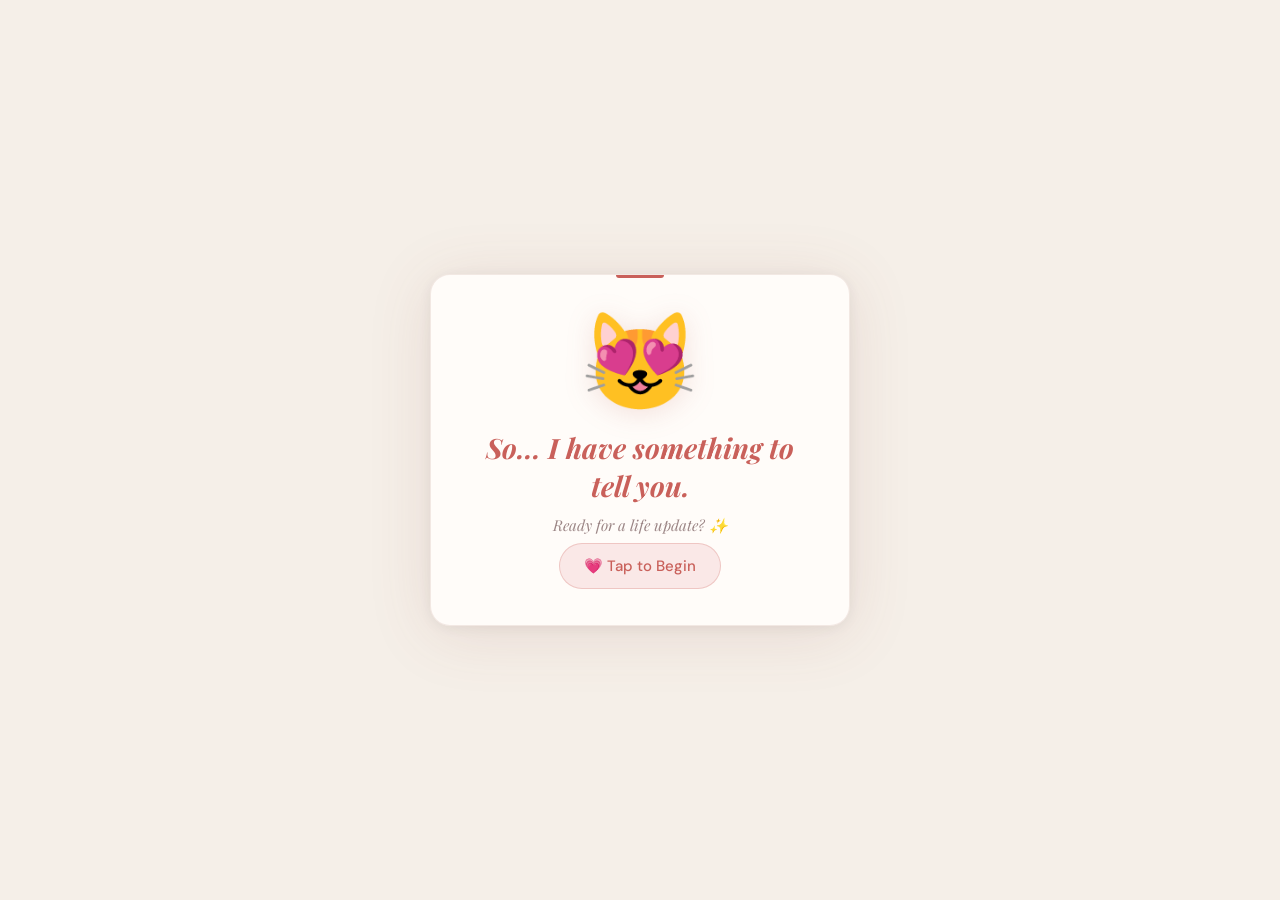
<file: index.html>
<!DOCTYPE html>
<html lang="en">
<head>
<meta charset="UTF-8"/>
<meta name="viewport" content="width=device-width, initial-scale=1.0"/>
<title>Love-Letter</title>
<link rel="preconnect" href="https://fonts.googleapis.com"/>
<link rel="preconnect" href="https://fonts.gstatic.com" crossorigin/>
<link href="https://fonts.googleapis.com/css2?family=Playfair+Display:ital,wght@0,400;0,700;1,400;1,700&family=DM+Sans:wght@300;400;500&family=Dancing+Script:wght@500;700&display=swap" rel="stylesheet"/>
<style>
*,*::before,*::after{box-sizing:border-box;margin:0;padding:0}
html,body{width:100%;height:100%;overflow:hidden;-webkit-tap-highlight-color:transparent;user-select:none}
:root{
  --bg:#F5EFE8;--card:#FFFCF9;--rose:#C9605A;--rose-light:#E8938D;--rose-pale:#FAE8E7;
  --green:#5BA05C;--green-dark:#3D7A3E;--text:#2C1F1F;--muted:#9B8585;
  --border:rgba(180,140,130,0.18);--shadow-card:0 8px 64px rgba(150,80,70,0.13),0 2px 16px rgba(0,0,0,0.07);
  --r:20px;--ff-d:'Playfair Display',Georgia,serif;--ff-b:'DM Sans','Helvetica Neue',sans-serif;--ff-s:'Dancing Script',cursive;
}
body{background:var(--bg);font-family:var(--ff-b)}
#petals{position:fixed;inset:0;pointer-events:none;z-index:0;overflow:hidden}
.p{position:absolute;animation:fp linear infinite;opacity:0}
@keyframes fp{0%{transform:translateY(-30px) rotate(0);opacity:0}10%{opacity:.5}90%{opacity:.3}100%{transform:translateY(110vh) rotate(400deg);opacity:0}}
.phase{position:fixed;inset:0;display:flex;align-items:center;justify-content:center;
  padding:20px;opacity:0;pointer-events:none;z-index:2;
  transition:opacity .4s ease,transform .4s cubic-bezier(.34,1.3,.64,1);
  transform:scale(.96) translateY(10px);overflow-y:auto}
.phase.active{opacity:1;pointer-events:all;transform:scale(1) translateY(0)}
.phase.exit{opacity:0;transform:scale(.93) translateY(-12px);pointer-events:none;transition:opacity .28s ease,transform .28s ease}
.card{background:var(--card);border-radius:var(--r);box-shadow:var(--shadow-card);
  padding:40px 36px 36px;max-width:420px;width:100%;text-align:center;
  border:1px solid var(--border);position:relative;overflow:hidden}
.card::after{content:'';position:absolute;top:0;left:50%;transform:translateX(-50%);
  width:48px;height:3px;background:var(--rose);border-radius:0 0 4px 4px}
.cat-wrap{margin-bottom:18px;display:flex;justify-content:center}
.cat{display:flex;align-items:center;justify-content:center;
  font-size:clamp(68px,17vw,96px);line-height:1;
  animation:cat-float 3.2s ease-in-out infinite;
  filter:drop-shadow(0 4px 14px rgba(180,80,70,.16))}
.cat.stare{animation:cat-stare 2.8s ease-in-out infinite}
.cat.bounce{animation:cat-bounce .65s ease-in-out infinite alternate}
@keyframes cat-float{0%,100%{transform:translateY(0)}50%{transform:translateY(-9px)}}
@keyframes cat-stare{0%,100%{transform:scale(1)}50%{transform:scale(1.07) rotate(-2deg)}}
@keyframes cat-bounce{from{transform:translateY(0)}to{transform:translateY(-15px) scale(1.04)}}
.head{font-family:var(--ff-d);font-style:italic;font-size:clamp(21px,5.2vw,28px);color:var(--rose);line-height:1.35;margin-bottom:8px}
.sub{font-family:var(--ff-d);font-size:clamp(13px,3.2vw,15px);color:var(--muted);line-height:1.6;margin-bottom:6px;font-style:italic}
.qn{font-family:var(--ff-d);font-style:italic;font-weight:700;font-size:clamp(17px,4.3vw,21px);color:var(--rose);margin:13px 0 24px}
.bd{font-size:clamp(13px,3.3vw,15px);color:var(--muted);line-height:1.65;margin-bottom:8px}
.btn{display:inline-flex;align-items:center;justify-content:center;gap:6px;
  padding:12px 24px;border-radius:100px;border:none;cursor:pointer;
  font-family:var(--ff-b);font-size:clamp(13px,3.3vw,15px);font-weight:500;
  transition:all .32s cubic-bezier(.34,1.56,.64,1);white-space:nowrap}
.btn:active{transform:scale(.95)!important}
.btn-p{background:var(--rose-pale);color:var(--rose);border:1.5px solid rgba(201,96,90,.25)}
.btn-p:hover{background:var(--rose);color:#fff;transform:translateY(-2px) scale(1.03)}
.btn-g{background:var(--green);color:#fff;box-shadow:0 4px 16px rgba(91,160,92,.32)}
.btn-g:hover{background:var(--green-dark);transform:translateY(-2px) scale(1.03)}
.btn-r{background:#EF5350;color:#fff;box-shadow:0 4px 14px rgba(239,83,80,.28)}
.btn-r:hover{background:#D32F2F;transform:translateY(-2px) scale(1.03)}
.btn-row{display:flex;gap:11px;justify-content:center;flex-wrap:wrap;margin-top:4px}
.btn-pulse{animation:pulse-b 2s ease-in-out infinite}
@keyframes pulse-b{0%,100%{box-shadow:0 0 0 0 rgba(201,96,90,.4),0 4px 16px rgba(201,96,90,.2)}
  50%{box-shadow:0 0 0 10px rgba(201,96,90,0),0 4px 16px rgba(201,96,90,.2)}}
.runaway{position:fixed!important;z-index:9999;transition:none!important}
.celeb-title{font-family:var(--ff-d);font-style:italic;font-size:clamp(26px,7vw,40px);color:var(--rose);font-weight:700;margin-bottom:8px}
.confetti{font-size:clamp(16px,4vw,22px);letter-spacing:2px;margin:14px 0 22px;overflow:hidden;white-space:nowrap;animation:conf-scroll 5s linear infinite}
@keyframes conf-scroll{0%{transform:translateX(30%)}100%{transform:translateX(-100%)}}
.env-wrap{position:relative;display:inline-block;margin-bottom:18px}
.env-box{width:clamp(128px,30vw,175px);height:clamp(88px,21vw,122px);
  background:linear-gradient(150deg,#FADADD,#F4A9AF);border-radius:6px;
  box-shadow:0 6px 22px rgba(180,80,80,.2);position:relative;overflow:hidden;
  animation:env-rock 3s ease-in-out infinite}
.env-flap{position:absolute;top:0;left:0;right:0;height:55%;
  background:linear-gradient(160deg,#F7B8BD,#F0888E);
  clip-path:polygon(0 0,100% 0,50% 100%);transform-origin:top center;
  animation:flap 3.5s ease-in-out infinite}
.env-cat{position:absolute;bottom:6px;left:50%;transform:translateX(-50%);font-size:30px;animation:peek 2.8s ease-in-out infinite}
.env-hrt{position:absolute;top:-8px;right:-8px;font-size:15px;animation:spin 4s linear infinite}
@keyframes env-rock{0%,100%{transform:rotate(-2.5deg)}50%{transform:rotate(2.5deg)}}
@keyframes flap{0%,30%,100%{transform:rotateX(0)}70%{transform:rotateX(-44deg)}}
@keyframes peek{0%,100%{transform:translateX(-50%) translateY(0)}50%{transform:translateX(-50%) translateY(-9px)}}
@keyframes spin{from{transform:rotate(0)}to{transform:rotate(360deg)}}
#phase-9{background:linear-gradient(150deg,#FFF0F3,#F5EFE8);flex-direction:column;overflow:hidden}
.cv-scene{display:flex;flex-direction:column;align-items:center;justify-content:center;width:100%;height:100%;gap:10px;padding:12px}
.cv-top p{font-family:var(--ff-d);font-style:italic;color:var(--rose);font-size:clamp(13px,3.2vw,15px);text-align:center}
#heart-canvas{border-radius:14px;background:#fff;box-shadow:0 4px 28px rgba(150,80,70,.11);display:block;max-width:min(88vw,440px);max-height:min(50vh,390px)}
.cv-ctrls{display:flex;align-items:center;gap:16px;flex-wrap:wrap;justify-content:center}
.sl-row{display:flex;align-items:center;gap:9px}
.sl-row label{font-size:13px;font-weight:500;color:#666;white-space:nowrap}
input[type=range]{-webkit-appearance:none;width:clamp(88px,26vw,144px);height:5px;background:linear-gradient(90deg,var(--rose-light),var(--rose));border-radius:100px;outline:none;cursor:pointer}
input[type=range]::-webkit-slider-thumb{-webkit-appearance:none;width:17px;height:17px;background:var(--rose);border-radius:50%;box-shadow:0 2px 7px rgba(201,96,90,.35);cursor:grab}
.cv-counter{font-size:12px;color:var(--muted)}
.btn-restart{background:#fff;color:var(--rose);border:1.5px solid var(--rose);font-size:13px;padding:8px 18px;border-radius:100px;cursor:pointer;font-family:var(--ff-b);transition:all .25s ease}
.btn-restart:hover{background:var(--rose-pale)}
.modal-ov{position:fixed;inset:0;z-index:9000;background:rgba(20,5,10,.52);backdrop-filter:blur(4px);display:flex;align-items:center;justify-content:center;padding:24px;opacity:0;pointer-events:none;transition:opacity .28s ease}
.modal-ov.active{opacity:1;pointer-events:all}
.modal-card{background:#fff;border-radius:var(--r);padding:38px 30px 30px;max-width:370px;width:100%;text-align:center;box-shadow:0 20px 80px rgba(0,0,0,.22);animation:modal-in .38s cubic-bezier(.34,1.56,.64,1) both}
@keyframes modal-in{from{transform:scale(.82) translateY(16px);opacity:0}to{transform:scale(1);opacity:1}}
.modal-hrt{font-size:40px;margin-bottom:10px;animation:hb 1.2s ease-in-out infinite}
@keyframes hb{0%,100%{transform:scale(1)}25%{transform:scale(1.13)}45%{transform:scale(1)}65%{transform:scale(1.08)}}
.modal-hd{font-family:var(--ff-d);font-style:italic;font-size:clamp(21px,5vw,26px);color:var(--rose);margin-bottom:8px;font-weight:700}
.modal-sub{font-size:13px;color:var(--muted);line-height:1.68;margin-bottom:22px}
.modal-btns{display:flex;flex-direction:column;align-items:center;gap:10px}
@media(max-width:390px){
  .card{padding:28px 16px 22px}
  .btn-row{flex-direction:column;align-items:center}
  .btn{width:100%;max-width:250px}
}
</style>
</head>
<body>

<audio id="bg-music" src="song.mp3" loop></audio>
<div id="petals"></div>

<!-- PHASE 1 -->
<section class="phase active" id="phase-1">
  <div class="card">
    <div class="cat-wrap"><div class="cat">😻</div></div>
    <h1 class="head">So... I have something to tell you.</h1>
    <p class="sub">Ready for a life update? ✨</p>
    <button class="btn btn-p btn-pulse" id="p1">💗 Tap to Begin</button>
  </div>
</section>

<!-- PHASE 2 -->
<section class="phase" id="phase-2">
  <div class="card">
    <div class="cat-wrap"><div class="cat stare">🐱</div></div>
    <p class="sub">This isn't something I say lightly—just a feeling from my heart—</p>
    <p class="qn">Do you trust me?</p>
    <div class="btn-row">
      <button class="btn btn-g" id="p2y">Yes, I do 💗</button>
      <button class="btn btn-r runaway" id="p2n">No 🙈</button>
    </div>
  </div>
</section>

<!-- PHASE 3 -->
<section class="phase" id="phase-3">
  <div class="card">
    <div class="cat-wrap"><div class="cat">🥺</div></div>
    <h2 class="head">One more thing...</h2>
    <p class="sub">My heart already chose you...</p>
    <p class="qn">did yours choose me too? 💕</p>
    <div class="btn-row">
      <button class="btn btn-g" id="p3y">Yes, I love you! 💖</button>
      <button class="btn btn-r" id="p3n">No 🙈</button>
    </div>
  </div>
</section>

<!-- PHASE 4 -->
<section class="phase" id="phase-4">
  <div class="card">
    <div class="cat-wrap"><div class="cat">🐱</div></div>
    <p class="sub">One last thing... this is the most important question I'll ever ask.</p>
    <p class="qn">Will you be mine—today, tomorrow, and forever? 💕</p>
    <div class="btn-row">
      <button class="btn btn-g" id="p4y">Yes, forever! 💖</button>
      <button class="btn btn-r runaway" id="p4n">Let me think... 🫨</button>
    </div>
  </div>
</section>

<!-- PHASE 5 -->
<section class="phase" id="phase-5">
  <div class="card">
    <div class="cat-wrap"><div class="cat bounce">😻</div></div>
    <h1 class="celeb-title">YAYYYYY ❤️ ✨</h1>
    <p class="bd" style="color:var(--rose);font-weight:600;font-size:16px">Now you're officially mine forever 💖</p>
    <p class="bd">This is the beginning of our cutest love story ever 🌸💕</p>
    <div class="confetti">🎉🌸💖🎊✨💕🎉🌸💖🎊✨💕</div>
    <button class="btn btn-p" id="p5">There's still more of my heart left to show you →</button>
  </div>
</section>

<!-- PHASE 7 -->
<section class="phase" id="phase-7">
  <div class="card">
    <div class="cat-wrap">
      <div class="env-wrap">
        <div class="env-box">
          <div class="env-flap"></div>
          <div class="env-cat">🐱</div>
        </div>
        <span class="env-hrt">💌</span>
      </div>
    </div>
    <p class="bd">This is just for you...</p>
    <button class="btn btn-p" id="p7">Tap to see what's inside 💌</button>
  </div>
</section>

<!-- PHASE 9 -->
<section class="phase" id="phase-9">
  <div class="cv-scene">
    <div class="cv-top"><p>Made with every tiny heartbeat 💗</p></div>
    <canvas id="heart-canvas"></canvas>
    <div class="cv-ctrls">
      <div class="sl-row">
        <label for="spd">Speed</label>
        <input type="range" id="spd" min="1" max="10" value="5"/>
      </div>
      <span class="cv-counter" id="cv-cnt">0 / 0</span>
      <button class="btn-restart" id="btn-rs">Restart 🔄</button>
    </div>
  </div>
</section>

<!-- MODAL -->
<div class="modal-ov" id="modal">
  <div class="modal-card">
    <div class="modal-hrt">💝</div>
    <p class="modal-hd">Just Say YES! ❤️</p>
    <p class="modal-sub">Not because I'm asking, but because your heart is already answering. Don't let doubt steal a moment meant for us. ✨</p>
    <div class="modal-btns">
      <button class="btn btn-g" id="mod-y">💗 Yes, I'll Say YES! 🥹</button>
      <button class="btn btn-r runaway" id="mod-t" style="font-size:13px;padding:9px 18px">Let me think... 🫨</button>
    </div>
  </div>
</div>

<script>
'use strict';

let cur = 1;
function go(n) {
  const from = document.getElementById('phase-' + cur);
  const to   = document.getElementById('phase-' + n);
  if (!from || !to) return;
  from.classList.add('exit');
  from.classList.remove('active');
  setTimeout(() => {
    from.classList.remove('exit');
    to.classList.add('active');
    cur = n;
    onEnter(n);
  }, 350);
}
function onEnter(n) {
  if (n === 2) initRunaway('p2n');
  if (n === 4) initRunaway('p4n');
  if (n === 9) startCanvas();
}

const PET = ['🌸','💗','✨','🌷','💕','🌺'];
(function(){
  for (let i=0;i<14;i++){
    const el=document.createElement('span');
    el.className='p';
    el.textContent=PET[Math.random()*PET.length|0];
    el.style.cssText=`left:${Math.random()*100}%;font-size:${11+Math.random()*12}px;animation-duration:${6+Math.random()*9}s;animation-delay:${Math.random()*-10}s`;
    document.getElementById('petals').appendChild(el);
  }
})();

const RI={};
function initRunaway(id){
  const b=document.getElementById(id);
  if(!b||RI[id])return; RI[id]=true;
  const r=b.getBoundingClientRect();
  b.style.left=r.left+'px'; b.style.top=r.top+'px';
  const mv=()=>{
    const m=16,w=b.offsetWidth||110,h=b.offsetHeight||42;
    b.style.left=(m+Math.random()*(window.innerWidth-w-m*2))+'px';
    b.style.top=(m+Math.random()*(window.innerHeight-h-m*2))+'px';
  };
  b.addEventListener('mouseenter',mv);
  b.addEventListener('touchstart',e=>{e.preventDefault();mv();},{passive:false});
}

/* ===== BUTTON WIRING ===== */
document.getElementById('p1').addEventListener('click', ()=>{
  document.getElementById('bg-music').play();
  go(2);
});
document.getElementById('p2y').addEventListener('click', ()=>go(3));
document.getElementById('p3y').addEventListener('click', ()=>go(4));
document.getElementById('p3n').addEventListener('click', openModal);
document.getElementById('p4y').addEventListener('click', ()=>go(5));
document.getElementById('p5') .addEventListener('click', ()=>go(7));
document.getElementById('p7') .addEventListener('click', ()=>go(9));
document.getElementById('btn-rs').addEventListener('click', restartCanvas);
document.getElementById('mod-y').addEventListener('click', ()=>{ closeModal(); go(5); });
setTimeout(()=>initRunaway('mod-t'), 60);

const modal=document.getElementById('modal');
function openModal(){modal.classList.add('active');setTimeout(()=>initRunaway('mod-t'),60);}
function closeModal(){modal.classList.remove('active');}

const CV  = document.getElementById('heart-canvas');
const CTX = CV.getContext('2d');
const SPD = document.getElementById('spd');
const CNT = document.getElementById('cv-cnt');
let RAF=null, STMR=null, PTS=[], PARTS=[], SIDX=0;

function spd(){ return parseInt(SPD.value,10); }

function cvResize(){
  const maxW=Math.min(window.innerWidth*.88,440);
  const maxH=Math.min(window.innerHeight*.50,390);
  const sz=Math.min(maxW,maxH);
  CV.width=CV.height=sz;
  CV.style.width=CV.style.height=sz+'px';
}

function hx(t,cx,cy,sc){ return cx+sc*16*Math.pow(Math.sin(t),3); }
function hy(t,cx,cy,sc){ return cy-sc*(13*Math.cos(t)-5*Math.cos(2*t)-2*Math.cos(3*t)-Math.cos(4*t)); }
function inH(px,py,cx,cy,sc){
  const x=(px-cx)/(sc*16), y=-(py-cy)/(sc*13);
  return (x*x+y*y-1)**3 - x*x*y**3 <= 0;
}

function buildPts(){
  const W=CV.width,H=CV.height,cx=W/2,cy=H*.52,sc=W/96;
  const arr=[];
  for(let t=0;t<Math.PI*2;t+=0.055) arr.push({x:hx(t,cx,cy,sc),y:hy(t,cx,cy,sc)});
  const mnX=Math.min(...arr.map(p=>p.x)),mxX=Math.max(...arr.map(p=>p.x));
  const mnY=Math.min(...arr.map(p=>p.y)),mxY=Math.max(...arr.map(p=>p.y));
  let tries=0;
  while(arr.length<260&&tries<4000){
    tries++;
    const rx=mnX+Math.random()*(mxX-mnX), ry=mnY+Math.random()*(mxY-mnY);
    if(inH(rx,ry,cx,cy,sc)) arr.push({x:rx,y:ry});
  }
  for(let i=arr.length-1;i>0;i--){const j=Math.random()*(i+1)|0;[arr[i],arr[j]]=[arr[j],arr[i]];}
  return arr;
}

const COLORS=['#E8688A','#D94F6F','#F09AAF','#C94565','#EE8899','#F5B8C8'];

function mkPart(tgt){
  const edge=Math.random()*4|0, W=CV.width,H=CV.height;
  let sx,sy;
  if(edge===0){sx=Math.random()*W;sy=-10;}
  else if(edge===1){sx=W+10;sy=Math.random()*H;}
  else if(edge===2){sx=Math.random()*W;sy=H+10;}
  else{sx=-10;sy=Math.random()*H;}
  return {x:sx,y:sy,tx:tgt.x,ty:tgt.y,arrived:false,op:0,
    r:3+Math.random()*3.5,
    col:COLORS[Math.random()*COLORS.length|0]};
}

function drawFrame(){
  CTX.clearRect(0,0,CV.width,CV.height);
  const sp=spd()*2.2;
  let done=true;
  for(const p of PARTS){
    if(!p.arrived){
      const dx=p.tx-p.x,dy=p.ty-p.y,d=Math.sqrt(dx*dx+dy*dy);
      if(d<sp){p.x=p.tx;p.y=p.ty;p.arrived=true;}
      else{p.x+=dx/d*sp;p.y+=dy/d*sp;}
      p.op=Math.min(1,p.op+.09);
      done=false;
    }
    CTX.globalAlpha=p.op;
    CTX.beginPath();
    CTX.arc(p.x,p.y,p.r,0,Math.PI*2);
    CTX.fillStyle=p.col;
    CTX.fill();
  }
  CTX.globalAlpha=1;
  CNT.textContent=PARTS.length+' / '+PTS.length;
  if(SIDX<PTS.length||!done) RAF=requestAnimationFrame(drawFrame);
  else pulseFinal();
}

function pulseFinal(){
  let sc=1,dir=-1,tks=0;
  function f(){
    CTX.clearRect(0,0,CV.width,CV.height);
    CTX.save();CTX.translate(CV.width/2,CV.height/2);CTX.scale(sc,sc);CTX.translate(-CV.width/2,-CV.height/2);
    for(const p of PARTS){
      CTX.globalAlpha=p.op;CTX.beginPath();CTX.arc(p.x,p.y,p.r,0,Math.PI*2);CTX.fillStyle=p.col;CTX.fill();
    }
    CTX.restore();CTX.globalAlpha=1;
    sc+=dir*.003;if(sc<=.97)dir=1;if(sc>=1.01){dir=-1;tks++;}
    if(tks<5) RAF=requestAnimationFrame(f);
  }
  RAF=requestAnimationFrame(f);
}

function startCanvas(){
  killCanvas(); cvResize();
  PTS=buildPts(); SIDX=0; PARTS=[];
  CNT.textContent='0 / '+PTS.length;
  STMR=setInterval(()=>{
    const n=Math.max(1,spd()*2);
    for(let i=0;i<n&&SIDX<PTS.length;i++,SIDX++) PARTS.push(mkPart(PTS[SIDX]));
    if(SIDX>=PTS.length) clearInterval(STMR);
  },50);
  RAF=requestAnimationFrame(drawFrame);
}

function killCanvas(){
  if(RAF)cancelAnimationFrame(RAF);
  if(STMR)clearInterval(STMR);
  CTX.clearRect(0,0,CV.width,CV.height);
}

function restartCanvas(){killCanvas();startCanvas();}
window.addEventListener('resize',()=>{if(cur===9)restartCanvas();});
document.addEventListener('touchmove',e=>{if(e.target.classList.contains('runaway'))e.preventDefault();},{passive:false});
</script>
</body>
</html>
</file>
